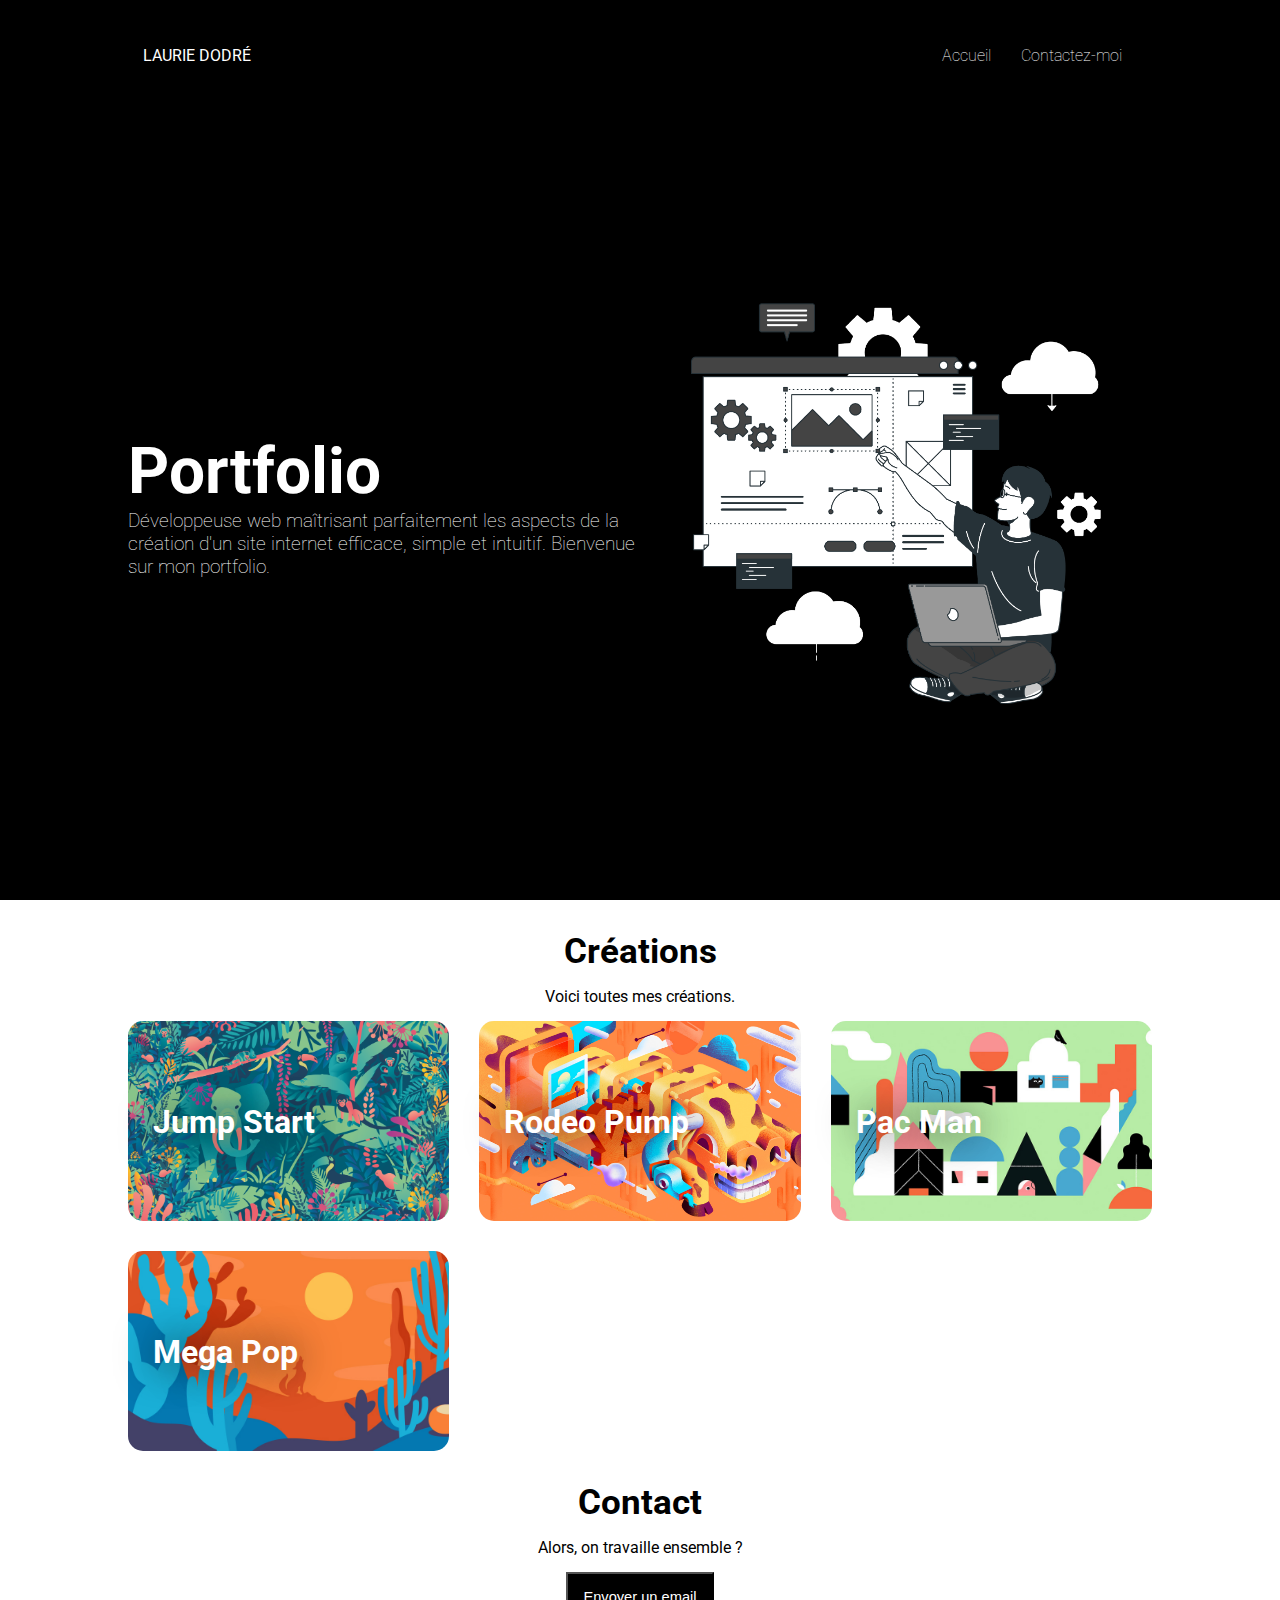
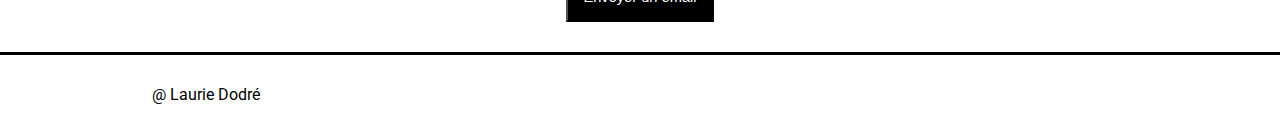
<file: index.html>
<!DOCTYPE html>
<html lang="fr">

<head>
    <meta property="og:title" content="Portfolio Laurie Dodré Développeuse Web Fullstack">
    <meta property="og:description" content="Je vous invite à venir me découvir ainsi que mes 
    projets réalisés sur plusieurs technologies en BACK-END et FRONT-END">
    <meta property="og:image" content="https://pixabay.com/images/id-4202909/">
    <meta property="og:url" content="https://laurie_dodre_developpeuse_web.fr">
    <meta name="twitter:card" content="summary_large_image">
    <meta property="og:site_name" content="SheIsAWebDev">
    <meta property="og:image:alt" content="Portfolio Développeuse Web">

    <meta charset="UTF-8">
    <meta http-equiv="X-UA-Compatible" content="IE=edge">
    <meta name="viewport" content="width=device-width, initial-scale=1.0">
    <link rel="stylesheet" href="style.css">
    <title>Laurie Dodré | Portfolio</title>
</head>

<body>

    <section id="welcome">
        <header>
            <div id="homepage" class="container">
                LAURIE DODRÉ
                <nav>
                    <ul>
                        <li><a href="index.html">Accueil</a></li>
                        <li><a href="mailto:laurie_dodre_developpeuse_web@outlook.fr">Contactez-moi</a></li>
                    </ul>
                </nav>
            </div>
        </header>

        <div id="presentation" class="container">
            <div class="left-presentation">
                <h1>Portfolio</h1>
                <span>
                    Développeuse web maîtrisant parfaitement les aspects de la création d'un site internet efficace,
                    simple et intuitif.
                    Bienvenue sur mon portfolio.
                </span>
            </div>
            <div class="right-presentation">
                <img src="images/illustration.png" alt="image développeur web">
            </div>
        </div>
    </section>

    <section id="creation" class="container">
        <div class="title-section">
            <h2>Créations</h2>
            <p>Voici toutes mes créations.</p>
        </div>
        <div id="grille">
            <div class="element">
                <h3><a href="projets/jumps-start.html">Jump Start</a></h3>
            </div>
            <div class="element">
                <h3><a href="#">Rodeo Pump</a></h3>
            </div>
            <div class="element">
                <h3><a href="#">Pac Man</a></h3>
            </div>
            <div class="element">
                <h3><a href="#">Mega Pop</a></h3>
            </div>
        </div>
    </section>

    <section id="contact" class="container">
        <div class="title-section">
            <h2>Contact</h2>
            <p>Alors, on travaille ensemble ? </p>
            <button><a href="mailto:laurie_dodre_developpeuse_web@outlook.fr">Envoyer un email</a></button>
        </div>
    </section>

    <footer>
        <div class="container">
            @ Laurie Dodré
        </div>
    </footer>

</body>

</html>
</file>
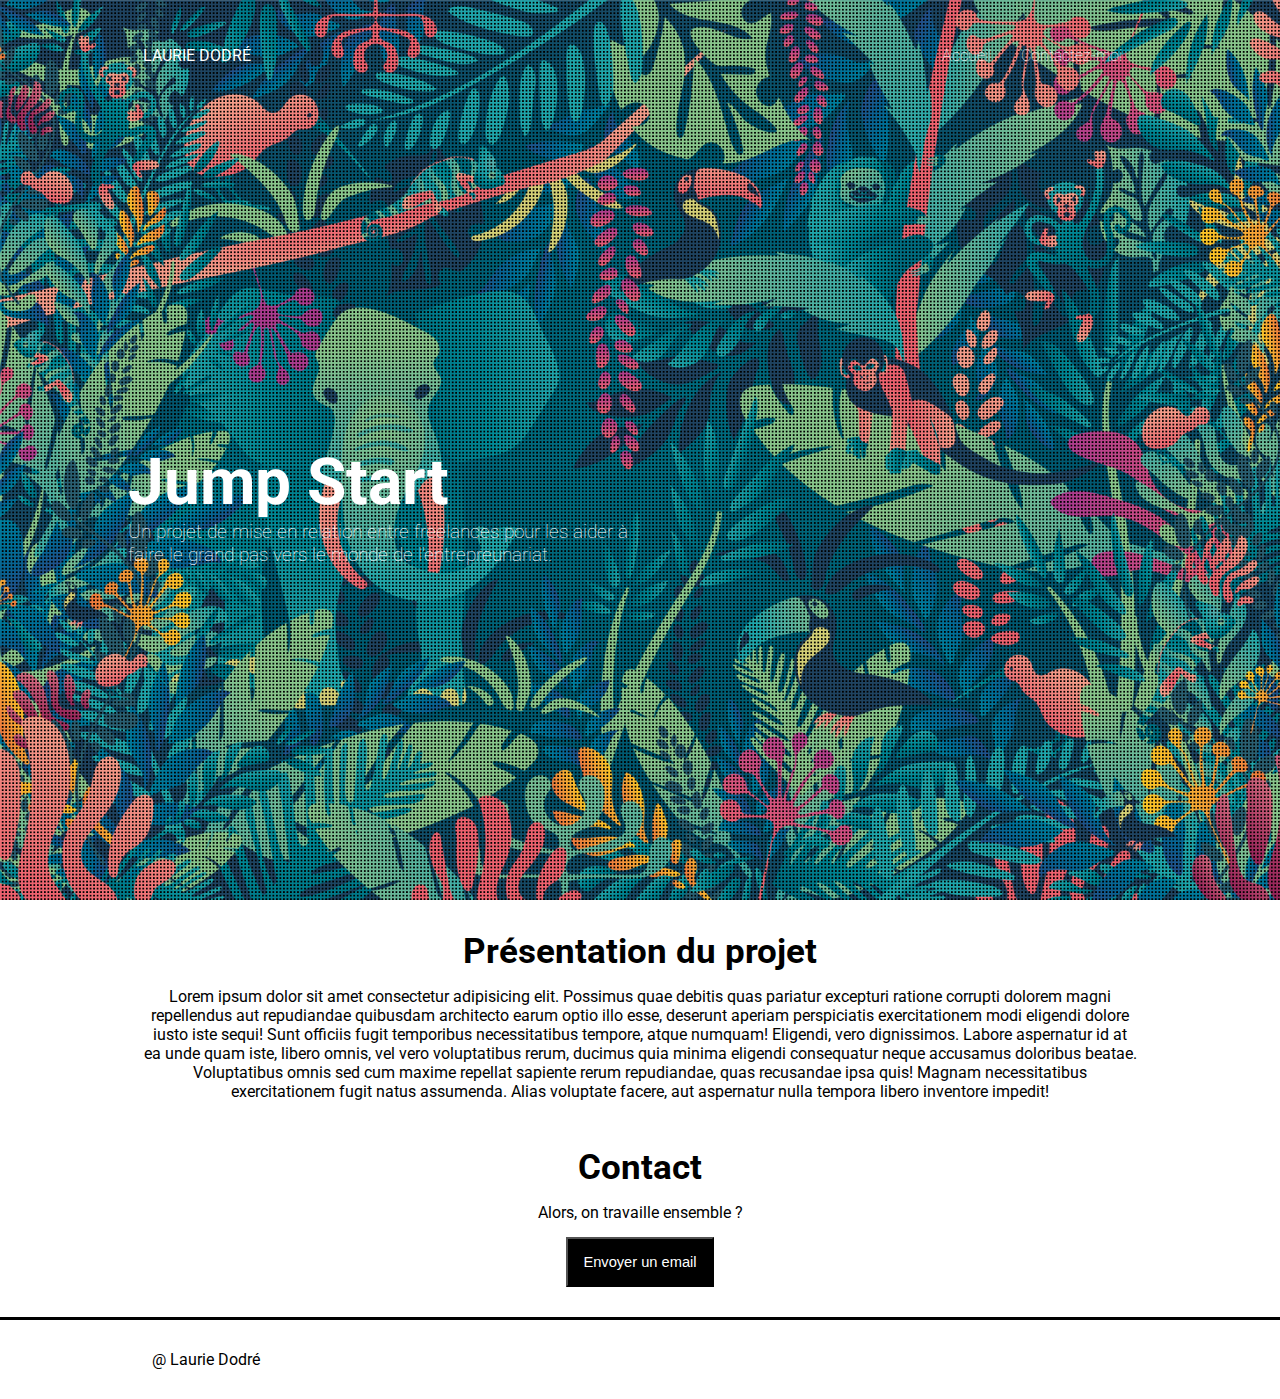
<file: projets/jumps-start.html>
<!DOCTYPE html>
<html lang="fr">

<head>
    <meta charset="UTF-8">
    <meta http-equiv="X-UA-Compatible" content="IE=edge">
    <meta name="viewport" content="width=device-width, initial-scale=1.0">
    <link rel="stylesheet" href="../style.css">
    <title>Projet Jump-start</title>
</head>

<body>
    <section id="welcome-jumpStart">
        <header>
            <div id="homepage-jumpStart" class="container">
                LAURIE DODRÉ
                <nav>
                    <ul>
                        <li><a href="../index.html">Accueil</a></li>
                        <li><a href="mailto:laurie_dodre_developpeuse_web@outlook.fr">Contactez-moi</a></li>
                    </ul>
                </nav>
            </div>
        </header>

        <div id="presentation-jumpStart" class="container">
            <div class="left-presentation-jumpStart">
                <h1>Jump Start</h1>
                <span>
                    Un projet de mise en relation entre freelances pour les aider à faire le grand pas
                    vers le monde de l'entrepreunariat.
                </span>
            </div>
            <div class="right-presentation-jumpStart"></div>
        </div>
    </section>

    <section id="creation" class="container">
        <div class="title-section">
            <h2>Présentation du projet</h2> 
            <p>Lorem ipsum dolor sit amet consectetur adipisicing elit.
                Possimus quae debitis quas pariatur excepturi ratione corrupti dolorem magni repellendus aut repudiandae
                quibusdam architecto earum optio illo esse, deserunt aperiam perspiciatis exercitationem modi eligendi
                dolore iusto iste sequi! Sunt officiis fugit temporibus necessitatibus tempore, atque numquam! Eligendi,
                vero dignissimos. Labore aspernatur id at ea unde quam iste, libero omnis, vel vero voluptatibus rerum,
                ducimus quia minima eligendi consequatur neque accusamus doloribus beatae. Voluptatibus omnis sed cum
                maxime
                repellat sapiente rerum repudiandae, quas recusandae ipsa quis! Magnam necessitatibus exercitationem
                fugit
                natus assumenda.
                Alias voluptate facere, aut aspernatur nulla tempora libero inventore impedit!
            </p>
        </div>
    </section>

    <section id="contact" class="container">
        <div class="title-section">
            <h2>Contact</h2>
            <p>Alors, on travaille ensemble ? </p>
            <button><a href="mailto:laurie_dodre_developpeuse_web@outlook.fr">Envoyer un email</a></button>
        </div>
    </section>

    <footer>
        <div class="container">
            @ Laurie Dodré
        </div>
    </footer>

</body>

</html>
</file>
<file: style.css>
@import url('https://fonts.googleapis.com/css2?family=Roboto:wght@100;400;700&display=swap');

* {
    box-sizing: border-box;
}

body,
html {
    width: 100%;
    min-width: 300px;
    height: 100%;
    margin: 0;
    padding: 0;
    font-family: 'Roboto', sans-serif;
}

nav ul {
    display: flex;
}

nav ul li {
    list-style-type: none;
    padding: 15px;
}

nav a {
    text-decoration: none;
    color: white;
    font-family: 'Roboto', sans-serif;
    font-weight: 100;
}

footer {
    border-top: 3px solid black;
    padding: 30px;
    margin-top: 30px;
}

#welcome {
    width: 100%;
    height: 100%;
    background: black;
    color: white;
    display: flex;
    flex-direction: column;
}

#homepage {
    display: flex;
    justify-content: space-between;
    align-items: center;
    padding: 15px;
    font-family: 'Roboto', sans-serif;
    font-weight: 400;
}

#presentation {
    display: flex;
    justify-content: center;
    align-items: center;
    flex-grow: 1;
}

#grille {
    display: grid;
    grid-template-columns: repeat(3, 1fr);
    grid-auto-rows: 200px;
    column-gap: 30px;
    row-gap: 30px;
}

.container {
    margin: 0 auto;
    width: 80%;
}

.left-presentation {
    width: 50%;
    display: inline-block;
}

.left-presentation h1 {
    font-family: 'Roboto', sans-serif;
    font-weight: 700;
    font-size: 4em;
    margin: 0;
}

.left-presentation span {
    font-family: 'Roboto', sans-serif;
    font-weight: 100;
    font-size: 1.2em;
}

.right-presentation {
    width: 50%;
    text-align: center;
    display: inline-block;
}

.right-presentation img {
    width: 80%;
}

.title-section {
    text-align: center;
}

.title-section h2 {
    margin: 30px 0 0 0;
    font-size: 2.2em;
}

.title-section p {
    padding: 15px;
    margin: 0;
}

.element {
    border-radius: 15px;
    position: relative;
}

.element:hover {
    opacity: 0.7;
}

.element:nth-of-type(1) {
    background: url(images/jump-start.png) center;
    background-size: cover;
}

.element:nth-of-type(2) {
    background: url(images/rodeo-pump.jpg) center;
    background-size: cover;
}

.element:nth-of-type(3) {
    background: url(images/pac-man.jpg) center;
    background-size: cover;
}

.element:nth-of-type(4) {
    background: url(images/mega-pop.jpg) center;
    background-size: cover;
}

.element h3 {
    color: white;
    padding: 50px 25px;
    font-size: 2em;
    text-shadow: 2px 2px 40px black;
}

.element h3 a {
    color: white;
    text-decoration: none;
}

.title-section button {
    background: black;
    padding: 15px;
}

.title-section button a {
    text-decoration: none;
    color: white;
    font-size: 1.1em;
}

/* PAGE JUMP START */


#welcome-jumpStart {
    width: 100%;
    height: 100%;
    background: url('images/points.png'), center url('images/jump-start.png');
    background-size: cover;
    color: white;
    display: flex;
    flex-direction: column;
}

#homepage-jumpStart {
    display: flex;
    justify-content: space-between;
    align-items: center;
    padding: 15px;
}

#presentation-jumpStart {
    display: flex;
    justify-content: center;
    align-items: center;
    flex-grow: 1;
}

.left-presentation-jumpStart {
    width: 50%;
    display: inline-block;
}

.left-presentation-jumpStart h1 {
    font-family: 'Roboto', sans-serif;
    font-weight: 700;
    font-size: 4em;
    margin: 0;
}

.left-presentation-jumpStart span {
    font-family: 'Roboto', sans-serif;
    font-weight: 100;
    font-size: 1.2em;
}

.right-presentation-jumpStart {
    width: 50%;
    text-align: center;
    display: inline-block;
}

@media all and (max-width:1130px) {

    #grille {
        grid-template-columns: repeat(2, 1fr);
    }

    .left-presentation-jumpStart {
        width: 70%;
    }

    .right-presentation-jumpStart {
        width: 30%;
    }

}

@media all and (max-width:730px) {

    #grille {
        grid-template-columns: repeat(1, 1fr);
    }

    #welcome-jumpStart {
        background-position: left;
    }

    .left-presentation {
        width: 100%;
    }

    .right-presentation img {
        display: none;
    }

    .right-presentation {
        width: 0;
    }

    .left-presentation-jumpStart {
        width: 100%;
    }

    .right-presentation-jumpStart {
        width: 0;
    }
}
</file>
